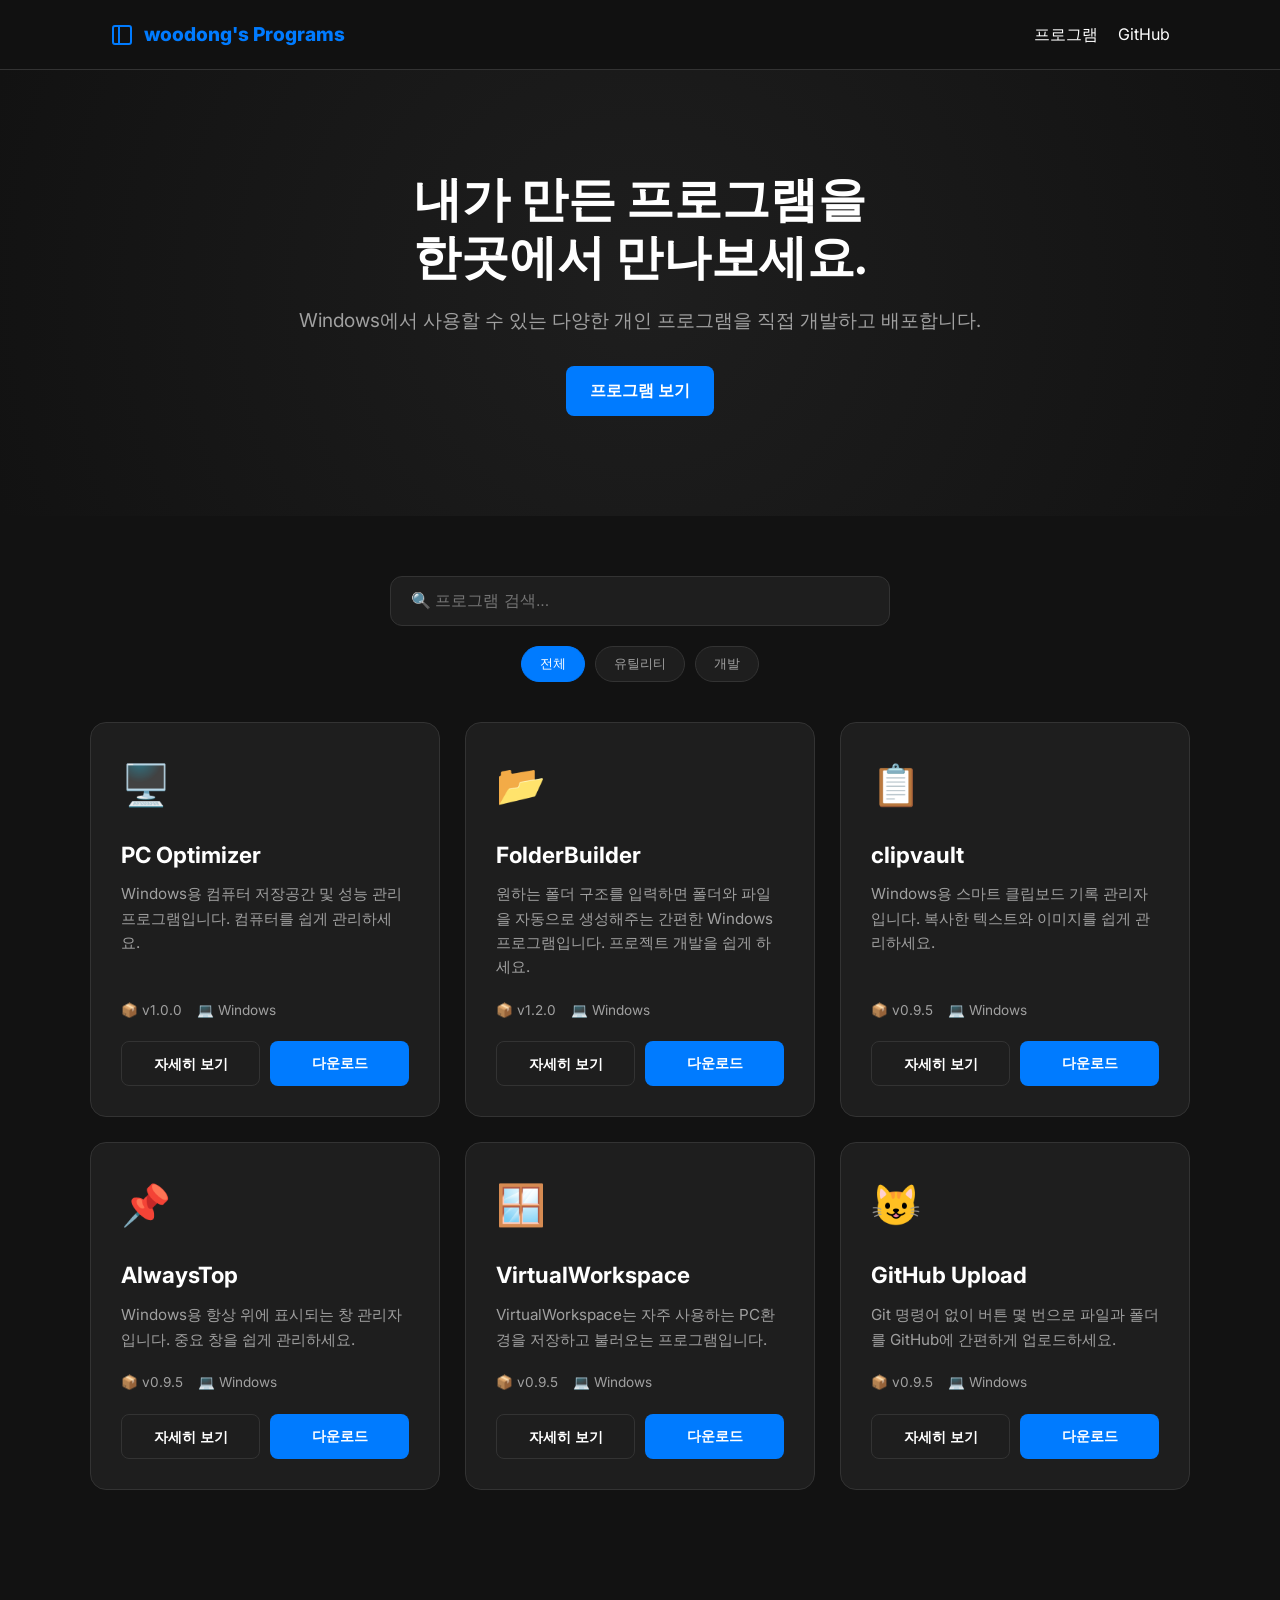
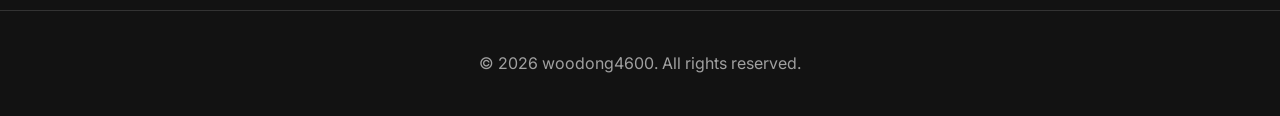
<file: index.html>
<!DOCTYPE html>
<html lang="ko">
<head>
    <meta charset="UTF-8">
    <meta name="viewport" content="width=device-width, initial-scale=1.0">
    <title>My Programs - 개인 개발자 소프트웨어</title>
    <meta name="description" content="내가 개발한 다양한 Windows 프로그램을 소개하고 배포하는 사이트입니다.">
    <link rel="stylesheet" href="css/style.css">
    <!-- Google Fonts -->
    <link href="https://fonts.googleapis.com/css2?family=Inter:wght@400;600;800&display=swap" rel="stylesheet">
</head>
<body>
    <!-- 상단 네비게이션 -->
    <nav class="navbar">
        <div class="container">
            <a href="index.html" class="logo">
                <svg width="24" height="24" viewBox="0 0 24 24" fill="none" stroke="currentColor" stroke-width="2" stroke-linecap="round" stroke-linejoin="round"><rect x="3" y="3" width="18" height="18" rx="2" ry="2"></rect><line x1="9" y1="3" x2="9" y2="21"></line></svg>
                <span id="site-name-nav">My Programs</span>
            </a>
            <div class="nav-links">
                <a href="#program-section">프로그램</a>
                <a href="#" id="github-link" target="_blank">GitHub</a>
            </div>
        </div>
    </nav>

    <!-- Hero 영역 -->
    <header class="hero">
        <div class="container">
            <h1 class="fade-in">내가 만든 프로그램을<br>한곳에서 만나보세요.</h1>
            <p class="fade-in delay-1">Windows에서 사용할 수 있는 다양한 개인 프로그램을 직접 개발하고 배포합니다.</p>
            <div class="hero-btns fade-in delay-2">
                <a href="#program-section" class="btn btn-primary">프로그램 보기</a>
            </div>
        </div>
    </header>

    <!-- 프로그램 섹션 -->
    <main id="program-section" class="container section">
        <div class="controls">
            <!-- 검색바 -->
            <div class="search-box">
                <input type="text" id="search-input" placeholder="🔍 프로그램 검색...">
            </div>
            <!-- 카테고리 필터 -->
            <div class="filter-group" id="category-filters">
                <button class="filter-btn active" data-category="all">전체</button>
                <!-- JS에서 카테고리 자동 생성 -->
            </div>
        </div>

        <!-- 프로그램 카드 그리드 -->
        <div id="program-grid" class="program-grid">
            <!-- JS에서 프로그램 카드 자동 생성 -->
        </div>

        <!-- 결과 없음 메시지 -->
        <div id="no-results" class="no-results hidden">
            <p>검색 결과가 없습니다.</p>
        </div>
    </main>

    <footer class="footer">
        <div class="container">
            <p>&copy; <span id="current-year"></span> <span id="site-author">YourName</span>. All rights reserved.</p>
        </div>
    </footer>

    <script src="js/app.js"></script>
</body>
</html>
</file>
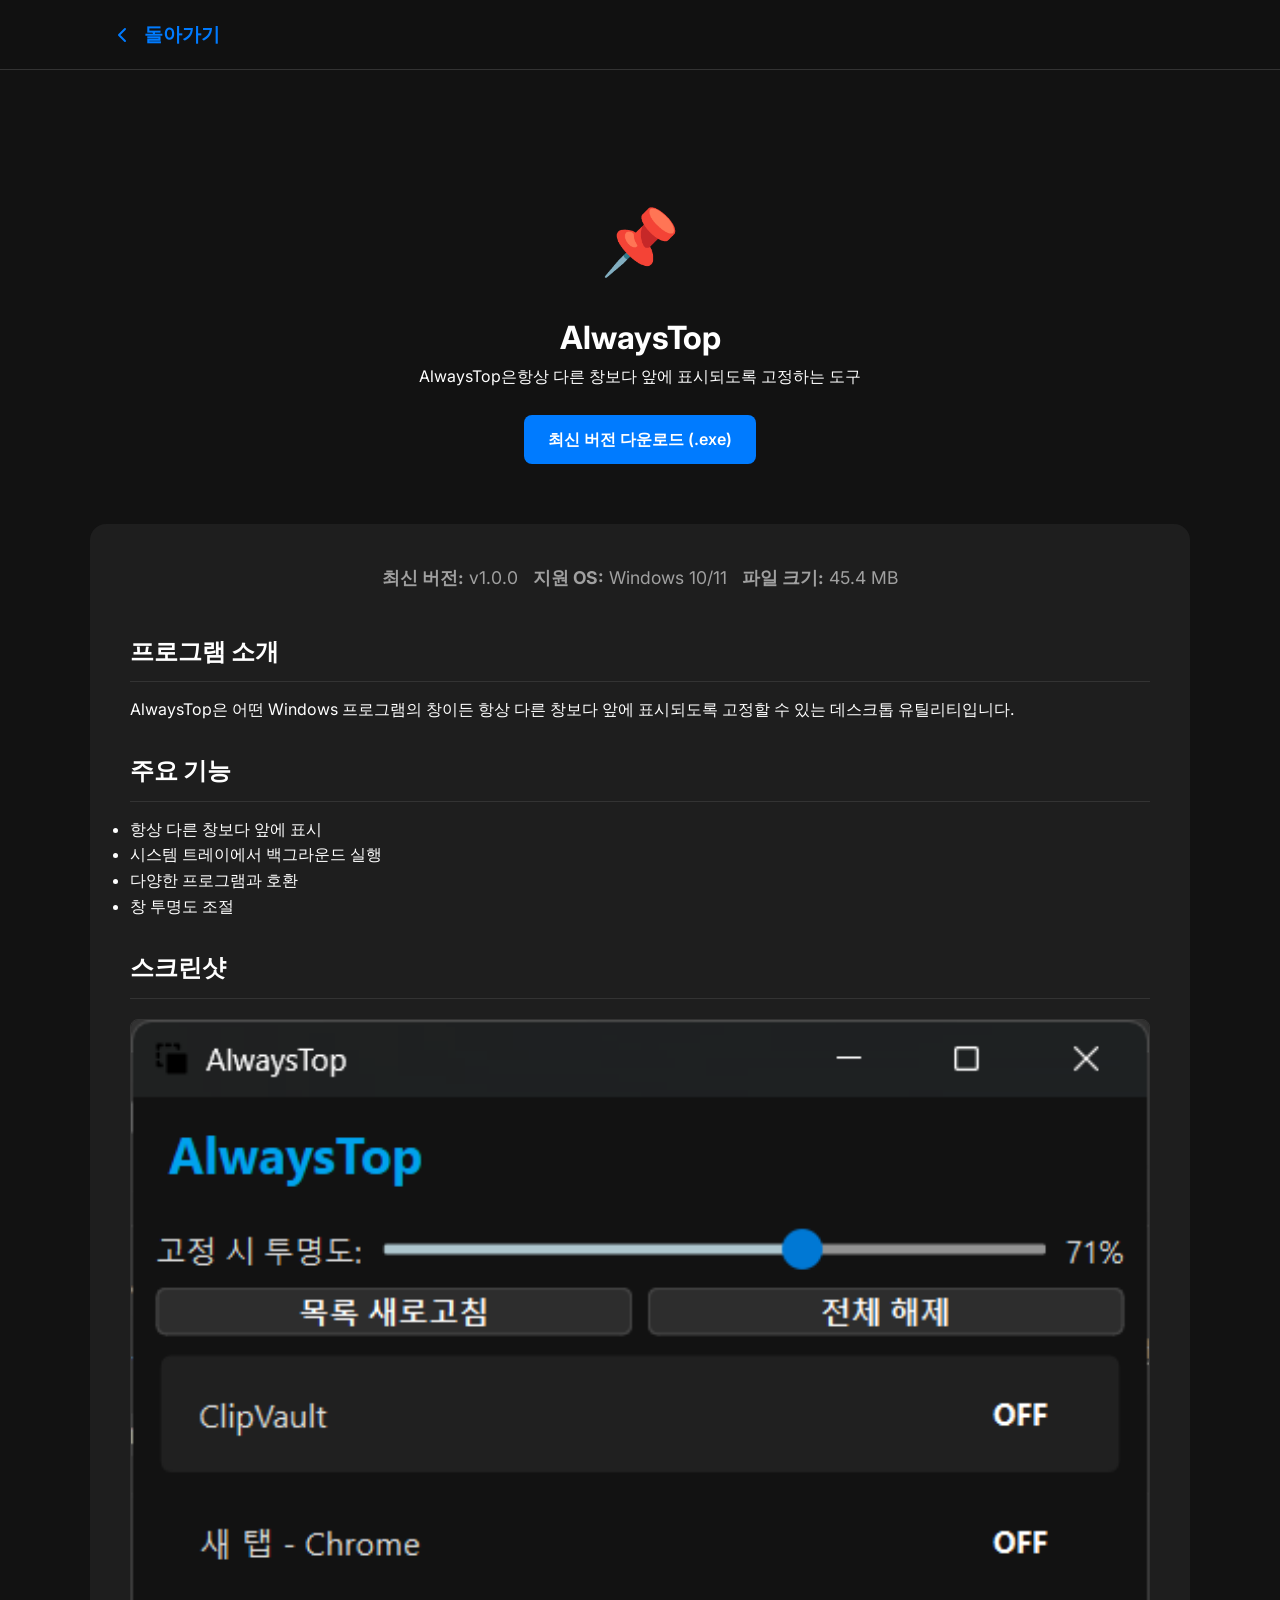
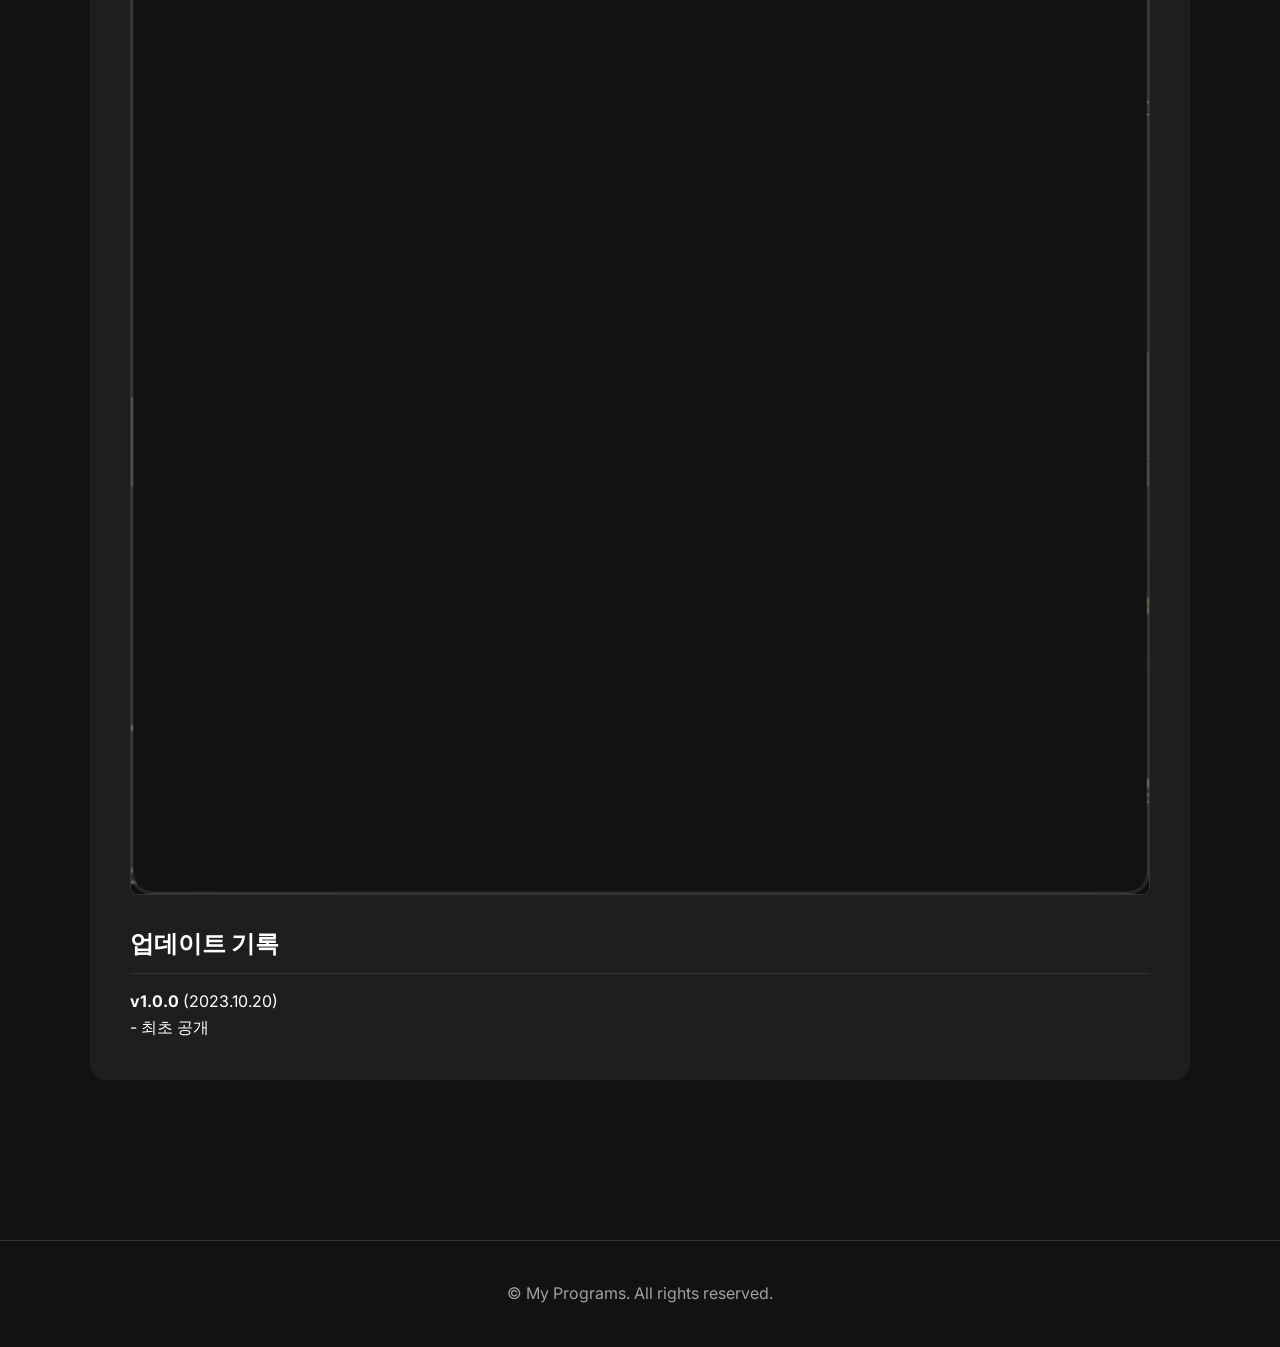
<file: programs/AlwaysTop.html>
<!DOCTYPE html>
<html lang="ko">
<head>
    <meta charset="UTF-8">
    <meta name="viewport" content="width=device-width, initial-scale=1.0">
    <title>AlwaysTop - My Programs</title>
    <link rel="stylesheet" href="../css/style.css">
    <link href="https://fonts.googleapis.com/css2?family=Inter:wght@400;600;800&display=swap" rel="stylesheet">
</head>
<body>
    <nav class="navbar">
        <div class="container">
            <a href="../index.html" class="logo">
                <svg width="24" height="24" viewBox="0 0 24 24" fill="none" stroke="currentColor" stroke-width="2" stroke-linecap="round" stroke-linejoin="round"><polyline points="15 18 9 12 15 6"></polyline></svg>
                <span>돌아가기</span>
            </a>
        </div>
    </nav>

    <div class="container section fade-in">
        <header class="detail-header">
            <div class="detail-icon">📌</div>
            <h1>AlwaysTop</h1>
            <p>AlwaysTop은항상 다른 창보다 앞에 표시되도록 고정하는 도구</p>
            <br>
            <a href="https://github.com/woodong4600/AlwaysTop/raw/refs/heads/main/AlwaysTopSetup.exe" class="btn btn-primary btn-lg">최신 버전 다운로드 (.exe)</a>
        </header>

        <main class="detail-content">
            <div class="card-meta" style="justify-content: center; font-size: 1.1rem; margin-bottom: 40px;">
                <span><strong>최신 버전:</strong> v1.0.0</span>
                <span><strong>지원 OS:</strong> Windows 10/11</span>
                <span><strong>파일 크기:</strong> 45.4 MB</span>
            </div>

            <h2>프로그램 소개</h2>
            <p>AlwaysTop은 어떤 Windows 프로그램의 창이든 항상 다른 창보다 앞에 표시되도록 고정할 수 있는 데스크톱 유틸리티입니다.</p>

            <h2>주요 기능</h2>
            <ul>
                <li>항상 다른 창보다 앞에 표시</li>
                <li>시스템 트레이에서 백그라운드 실행</li>
                <li>다양한 프로그램과 호환</li>
                <li>창 투명도 조절</li>
            </ul>

            <h2>스크린샷</h2>
            <div class="screenshot-grid">
                <!-- 이미지 파일이 있다면 assets/screenshots/ 에 넣고 연결하세요 -->
                <img src="../assets\screenshots\AlwaysTop\스크린샷 2026-09-07 172548.png" alt="메인 화면 스크린샷">
            </div>

            <h2>업데이트 기록</h2>
            <p><strong>v1.0.0</strong> (2023.10.20)<br>- 최초 공개</p>
        </main>
    </div>

    <footer class="footer">
        <div class="container">
            <p>&copy; My Programs. All rights reserved.</p>
        </div>
    </footer>
</body>
</html>
</file>
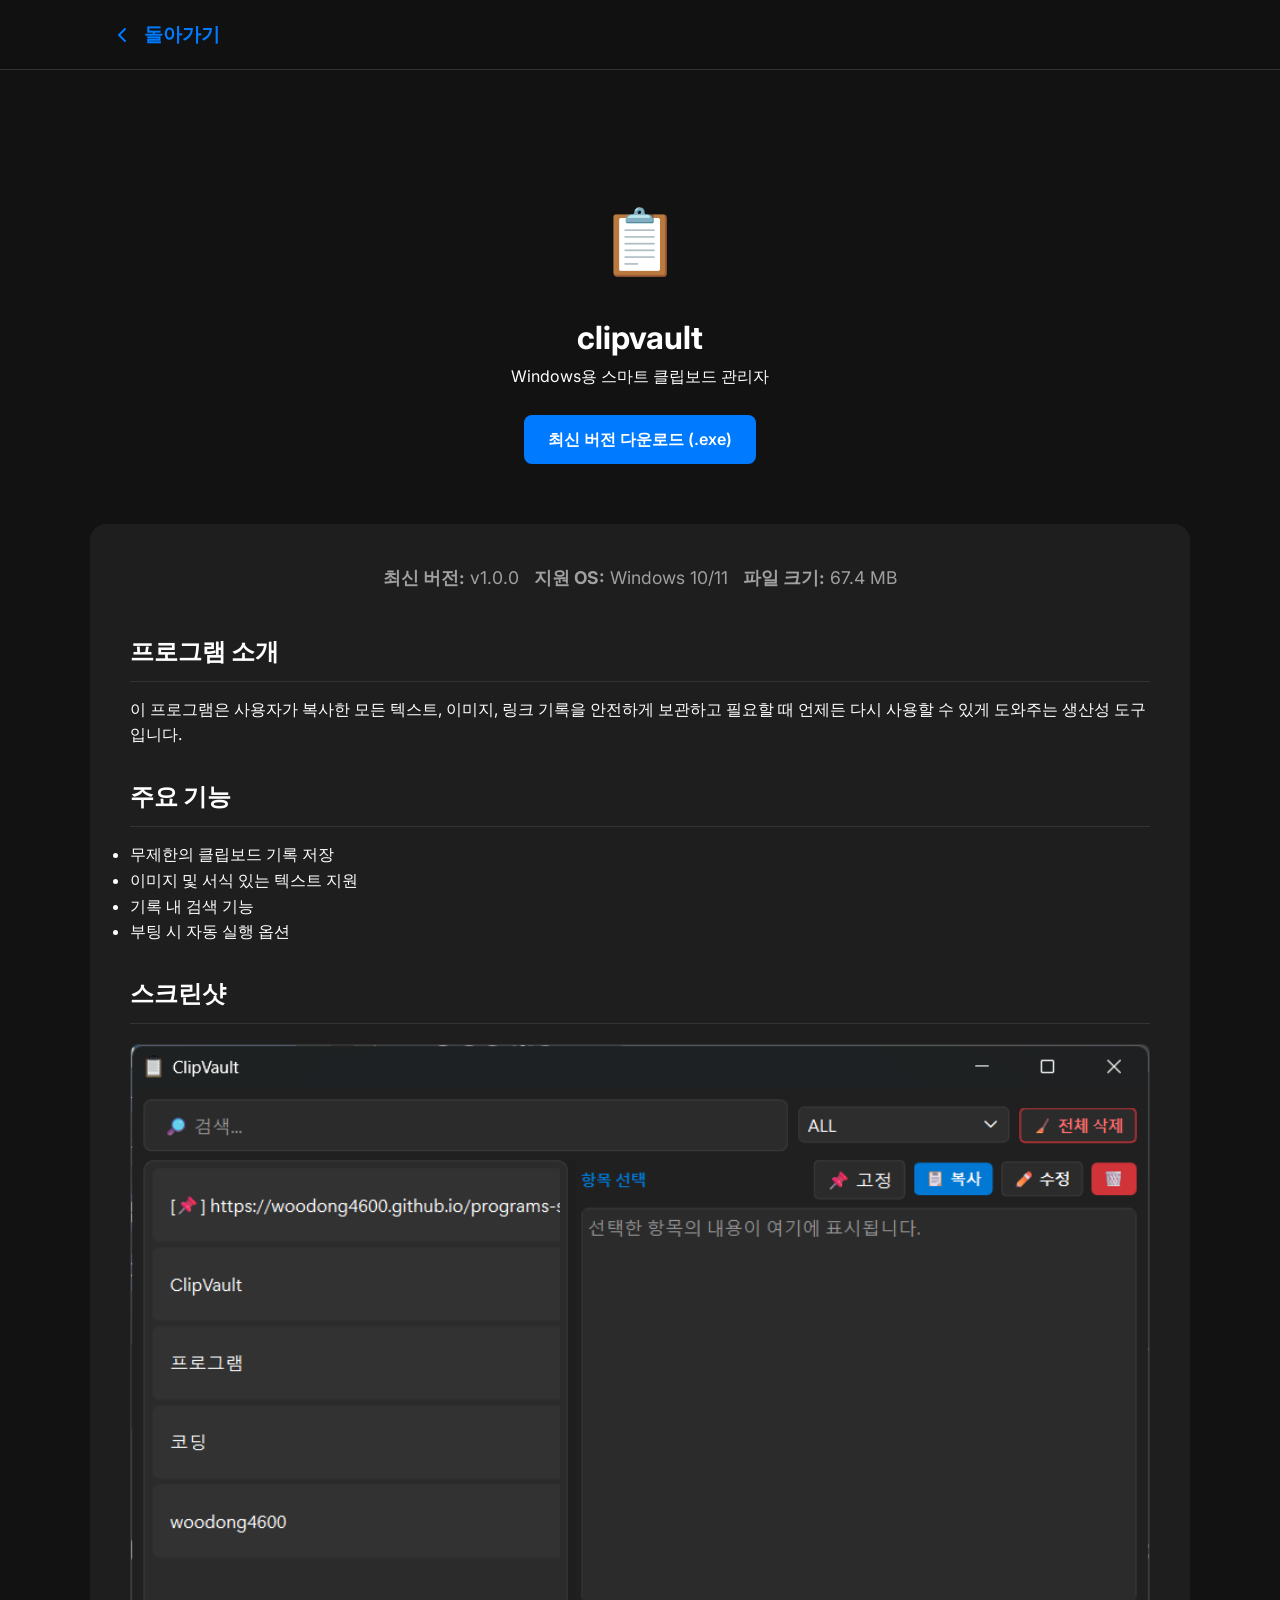
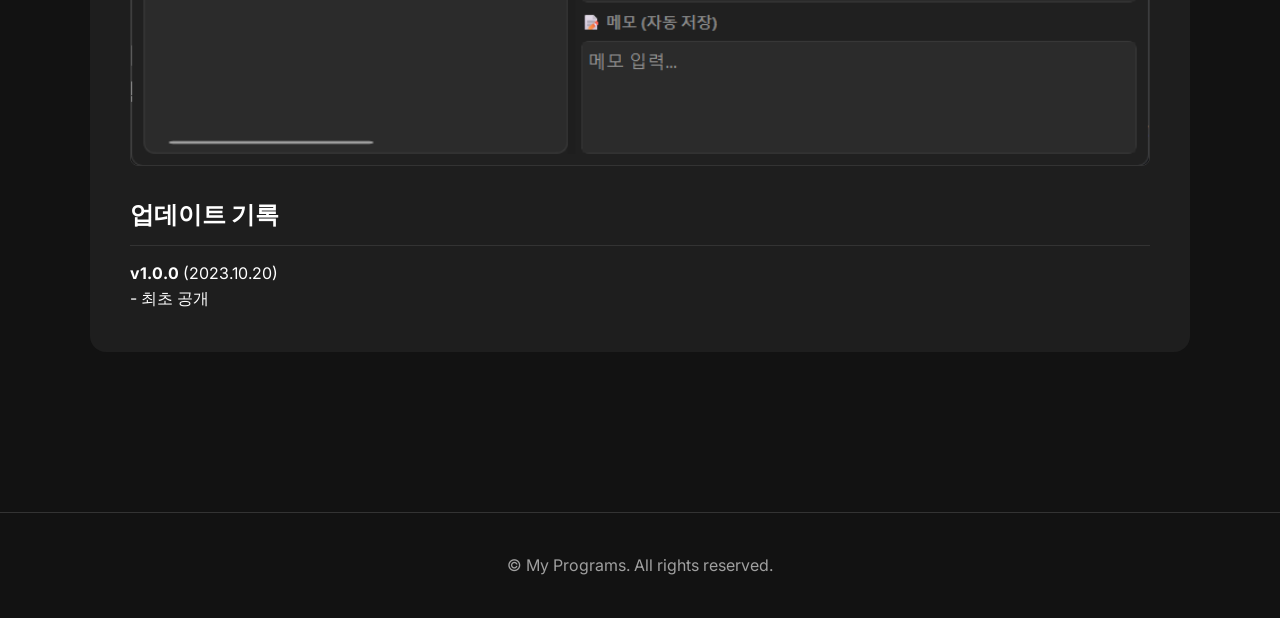
<file: programs/clipvault.html>
<!DOCTYPE html>
<html lang="ko">
<head>
    <meta charset="UTF-8">
    <meta name="viewport" content="width=device-width, initial-scale=1.0">
    <title>Smart Clipboard - My Programs</title>
    <link rel="stylesheet" href="../css/style.css">
    <link href="https://fonts.googleapis.com/css2?family=Inter:wght@400;600;800&display=swap" rel="stylesheet">
</head>
<body>
    <nav class="navbar">
        <div class="container">
            <a href="../index.html" class="logo">
                <svg width="24" height="24" viewBox="0 0 24 24" fill="none" stroke="currentColor" stroke-width="2" stroke-linecap="round" stroke-linejoin="round"><polyline points="15 18 9 12 15 6"></polyline></svg>
                <span>돌아가기</span>
            </a>
        </div>
    </nav>

    <div class="container section fade-in">
        <header class="detail-header">
            <div class="detail-icon">📋</div>
            <h1>clipvault</h1>
            <p>Windows용 스마트 클립보드 관리자</p>
            <br>
            <a href="https://github.com/woodong4600/Clipvault/raw/refs/heads/main/ClipvaultSetup.exe" class="btn btn-primary btn-lg">최신 버전 다운로드 (.exe)</a>
        </header>

        <main class="detail-content">
            <div class="card-meta" style="justify-content: center; font-size: 1.1rem; margin-bottom: 40px;">
                <span><strong>최신 버전:</strong> v1.0.0</span>
                <span><strong>지원 OS:</strong> Windows 10/11</span>
                <span><strong>파일 크기:</strong> 67.4 MB</span>
            </div>

            <h2>프로그램 소개</h2>
            <p>이 프로그램은 사용자가 복사한 모든 텍스트, 이미지, 링크 기록을 안전하게 보관하고 필요할 때 언제든 다시 사용할 수 있게 도와주는 생산성 도구입니다.</p>

            <h2>주요 기능</h2>
            <ul>
                <li>무제한의 클립보드 기록 저장</li>
                <li>이미지 및 서식 있는 텍스트 지원</li>
                <li>기록 내 검색 기능</li>
                <li>부팅 시 자동 실행 옵션</li>
            </ul>

            <h2>스크린샷</h2>
            <div class="screenshot-grid">
                <img src="../assets/screenshots/clipvault/스크린샷 2026-08-12 164204.png" alt="메인 화면 스크린샷">
            </div>

            <h2>업데이트 기록</h2>
            <p><strong>v1.0.0</strong> (2023.10.20)<br>- 최초 공개</p>
        </main>
    </div>

    <footer class="footer">
        <div class="container">
            <p>&copy; My Programs. All rights reserved.</p>
        </div>
    </footer>
</body>
</html>
</file>
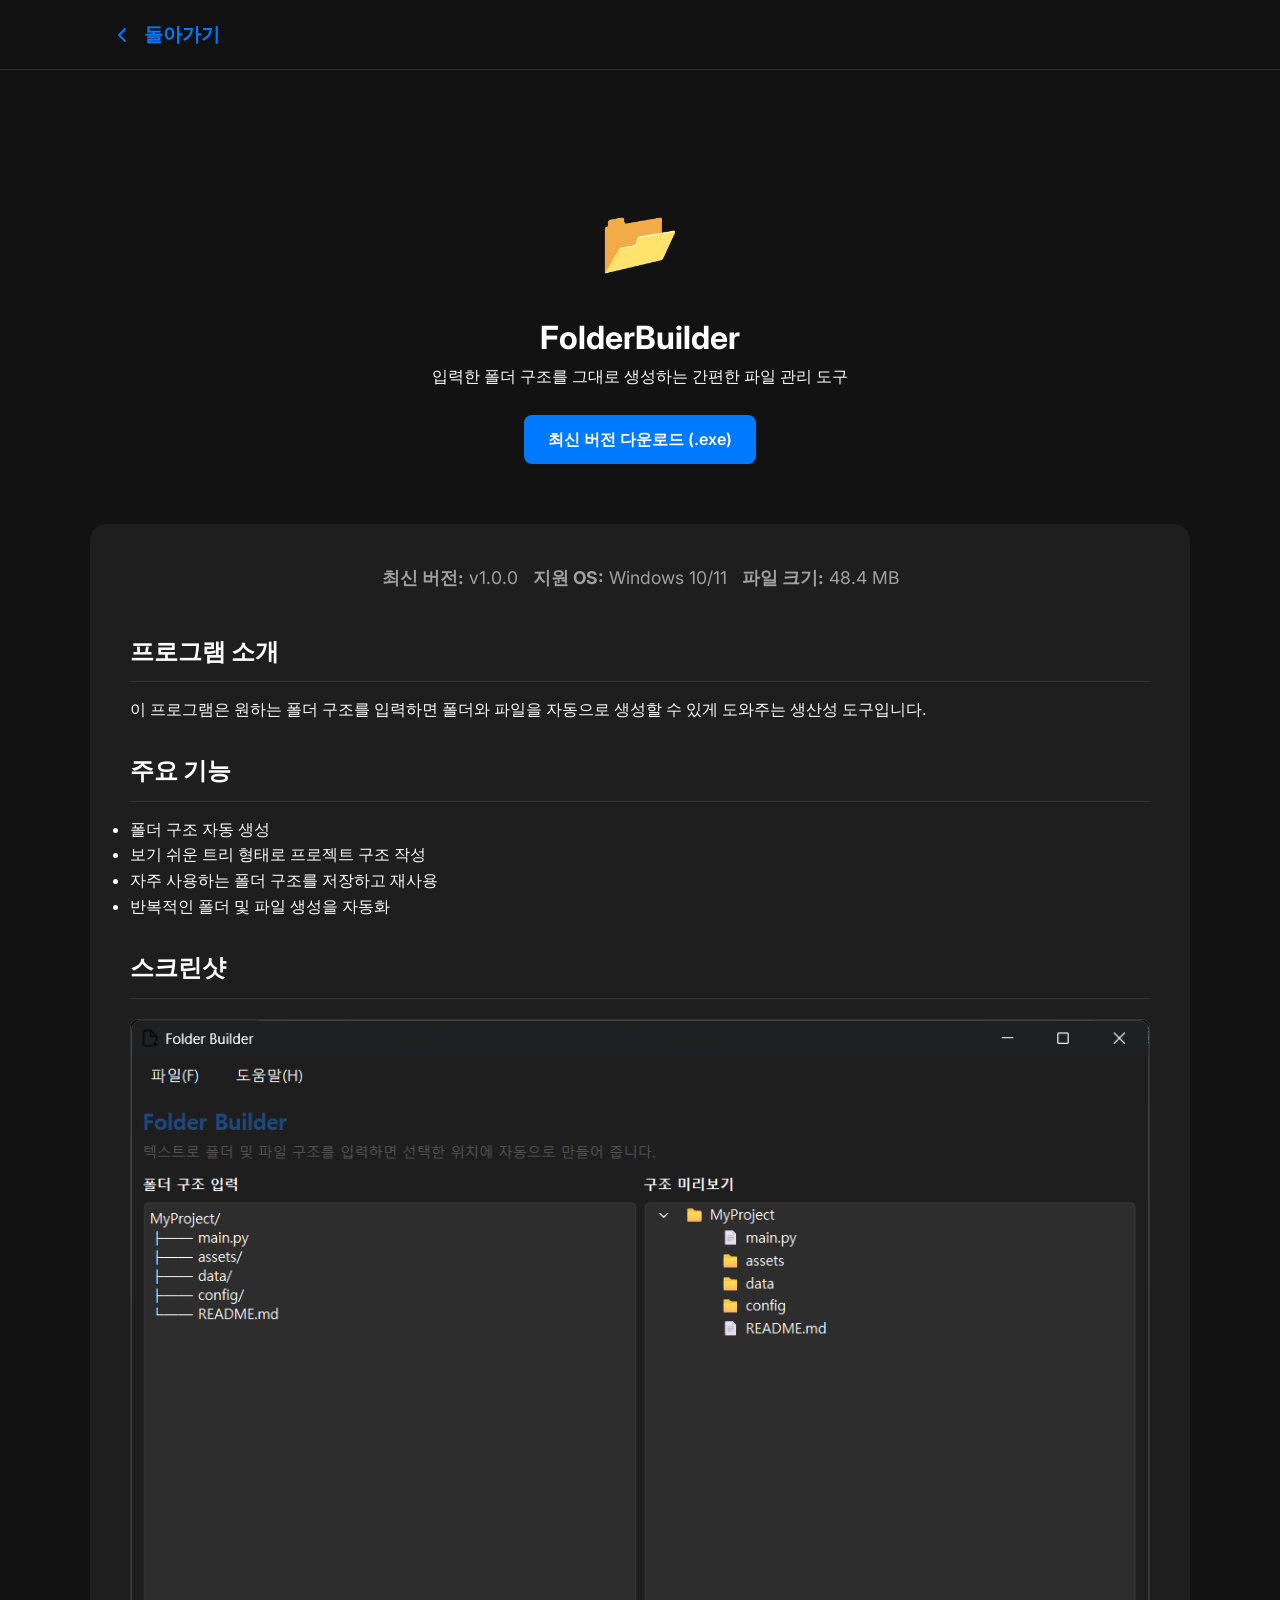
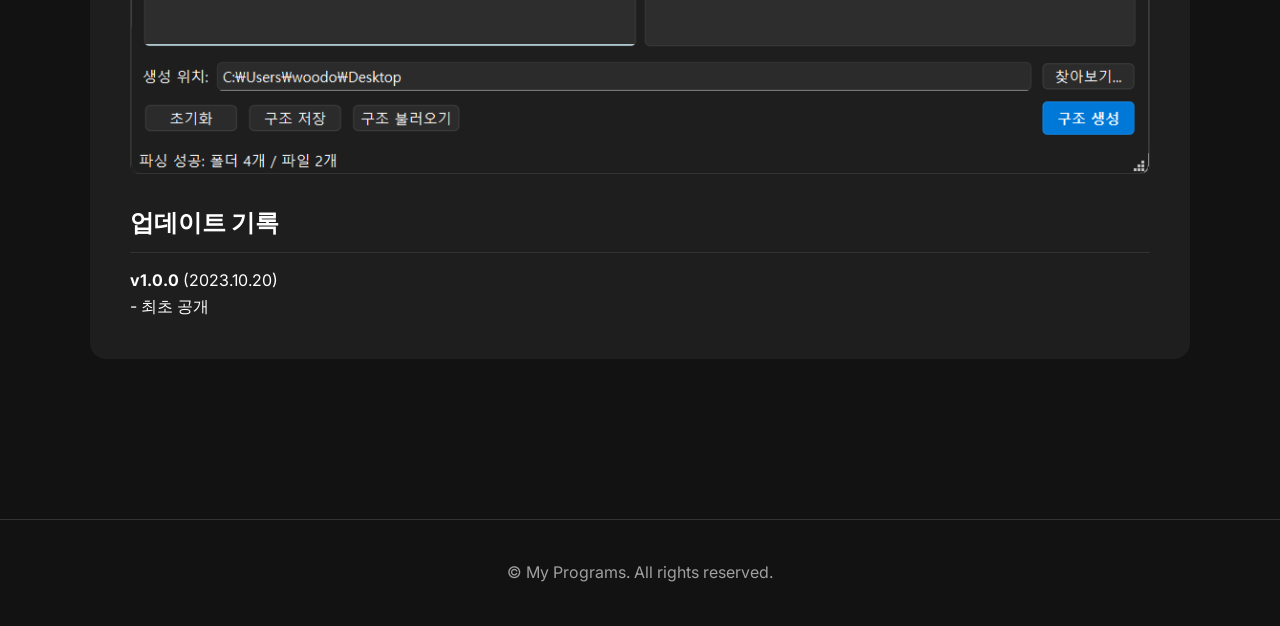
<file: programs/FolderBuilder.html>
<!DOCTYPE html>
<html lang="ko">
<head>
    <meta charset="UTF-8">
    <meta name="viewport" content="width=device-width, initial-scale=1.0">
    <title>FolderBuilder - My Programs</title>
    <link rel="stylesheet" href="../css/style.css">
    <link href="https://fonts.googleapis.com/css2?family=Inter:wght@400;600;800&display=swap" rel="stylesheet">
</head>
<body>
    <nav class="navbar">
        <div class="container">
            <a href="../index.html" class="logo">
                <svg width="24" height="24" viewBox="0 0 24 24" fill="none" stroke="currentColor" stroke-width="2" stroke-linecap="round" stroke-linejoin="round"><polyline points="15 18 9 12 15 6"></polyline></svg>
                <span>돌아가기</span>
            </a>
        </div>
    </nav>

    <div class="container section fade-in">
        <header class="detail-header">
            <div class="detail-icon">📂</div>
            <h1>FolderBuilder</h1>
            <p>입력한 폴더 구조를 그대로 생성하는 간편한 파일 관리 도구</p>
            <br>
            <a href="https://github.com/woodong4600/FolderBuilder/raw/refs/heads/main/FolderBuilderSetup.exe" class="btn btn-primary btn-lg">최신 버전 다운로드 (.exe)</a>
        </header>

        <main class="detail-content">
            <div class="card-meta" style="justify-content: center; font-size: 1.1rem; margin-bottom: 40px;">
                <span><strong>최신 버전:</strong> v1.0.0</span>
                <span><strong>지원 OS:</strong> Windows 10/11</span>
                <span><strong>파일 크기:</strong> 48.4 MB</span>
            </div>

            <h2>프로그램 소개</h2>
            <p>이 프로그램은 원하는 폴더 구조를 입력하면 폴더와 파일을 자동으로 생성할 수 있게 도와주는 생산성 도구입니다.</p>

            <h2>주요 기능</h2>
            <ul>
                <li>폴더 구조 자동 생성</li>
                <li>보기 쉬운 트리 형태로 프로젝트 구조 작성</li>
                <li>자주 사용하는 폴더 구조를 저장하고 재사용</li>
                <li>반복적인 폴더 및 파일 생성을 자동화</li>
            </ul>

            <h2>스크린샷</h2>
            <div class="screenshot-grid">
                <img src="../assets/screenshots/FolderBuilder/스크린샷 2026-08-12 163210.png" alt="메인 화면 스크린샷">
            </div>

            <h2>업데이트 기록</h2>
            <p><strong>v1.0.0</strong> (2023.10.20)<br>- 최초 공개</p>
        </main>
    </div>

    <footer class="footer">
        <div class="container">
            <p>&copy; My Programs. All rights reserved.</p>
        </div>
    </footer>
</body>
</html>
</file>
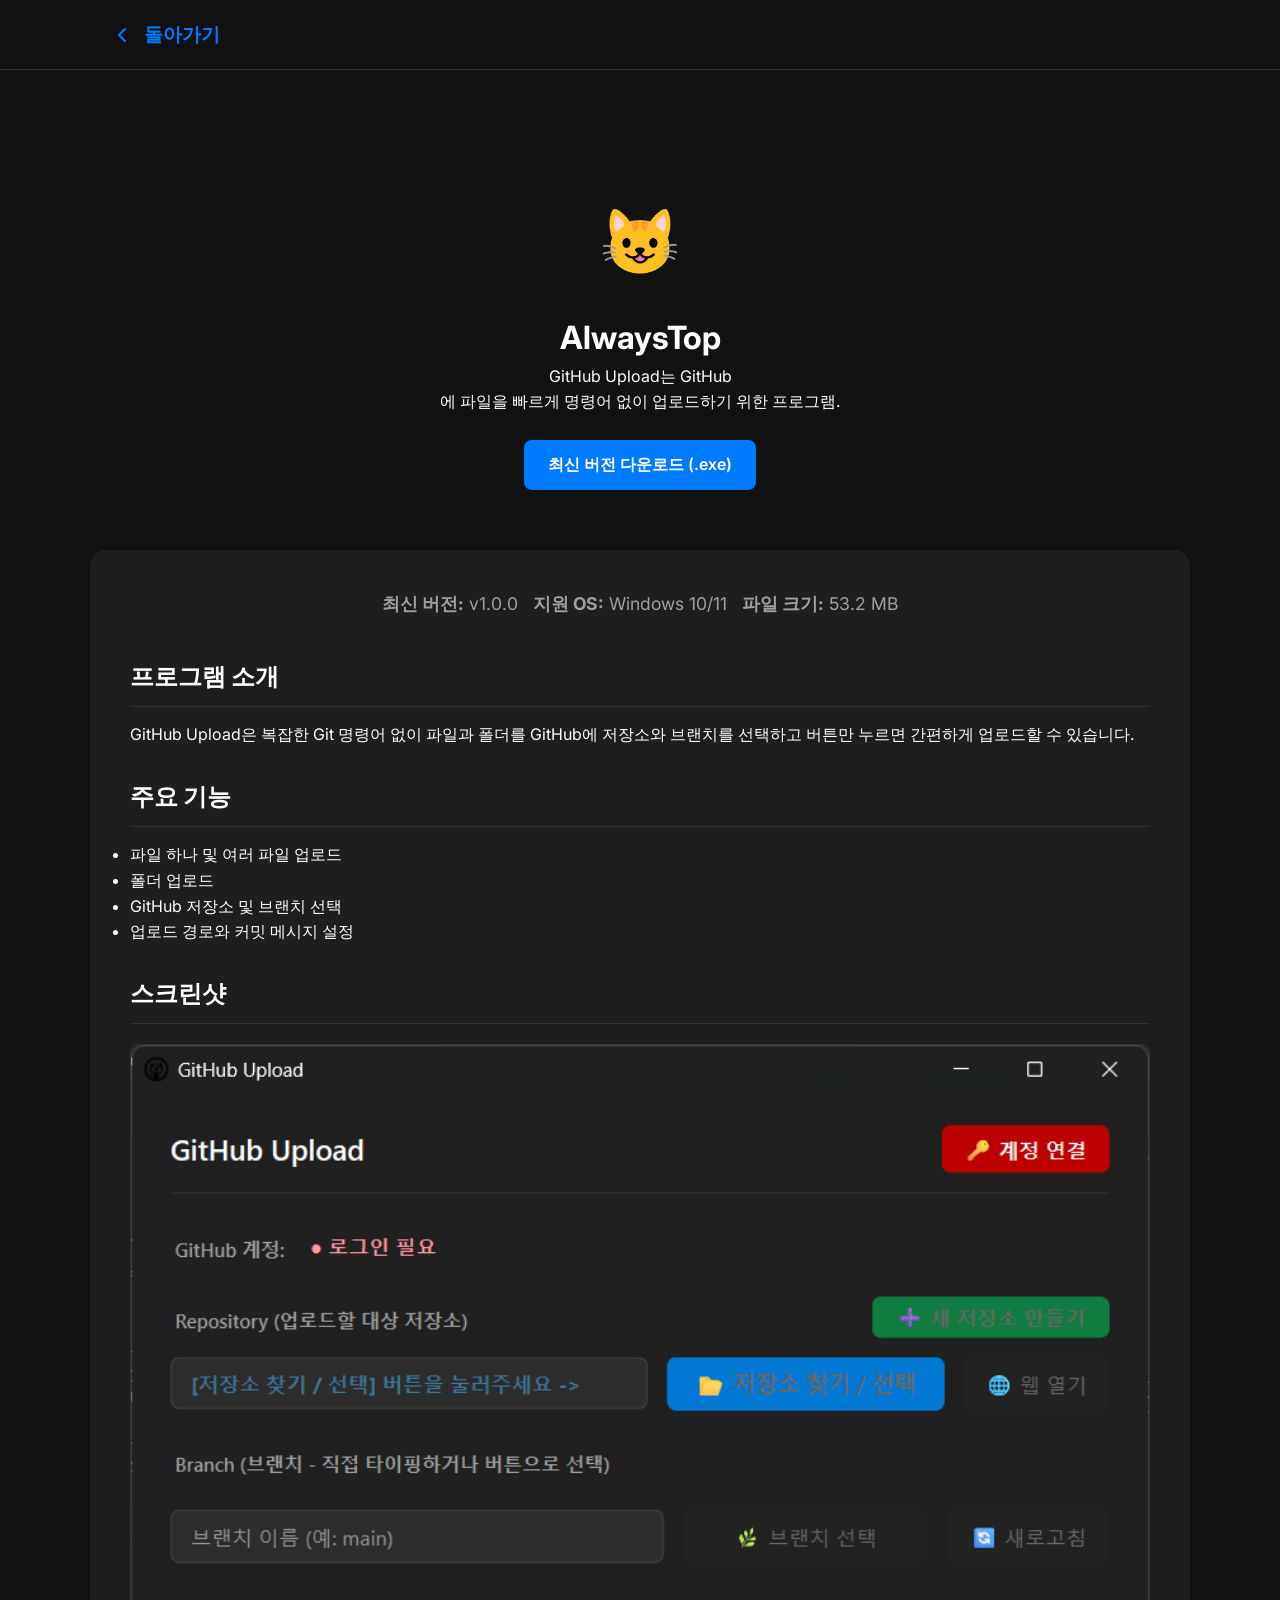
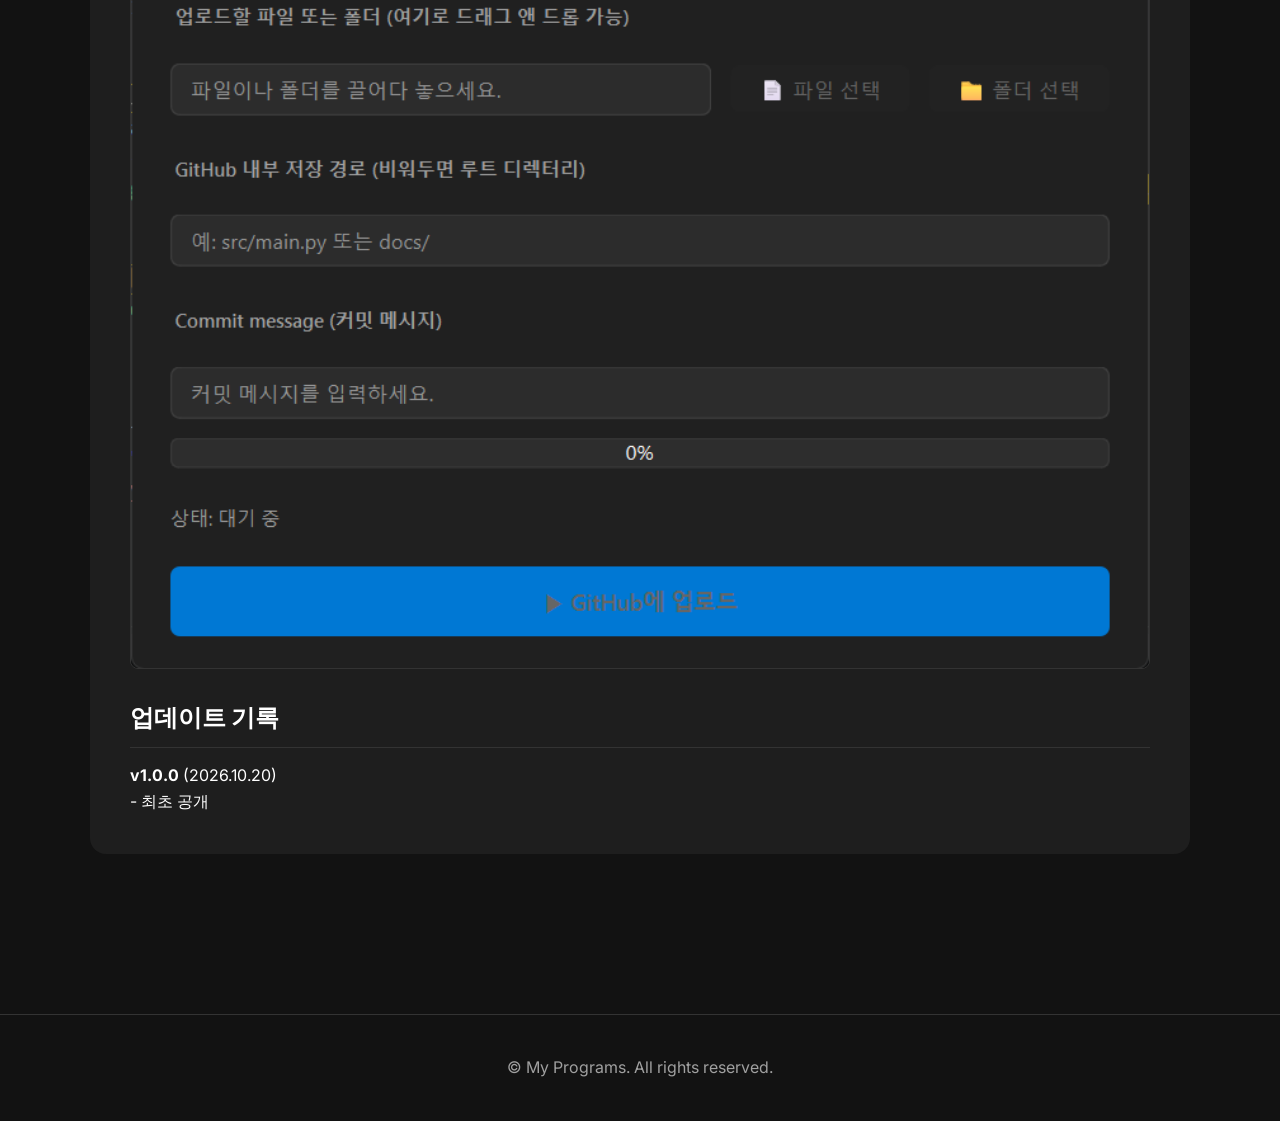
<file: programs/GitHubUpload.html>
<!DOCTYPE html>
<html lang="ko">
<head>
    <meta charset="UTF-8">
    <meta name="viewport" content="width=device-width, initial-scale=1.0">
    <title>AlwaysTop - My Programs</title>
    <link rel="stylesheet" href="../css/style.css">
    <link href="https://fonts.googleapis.com/css2?family=Inter:wght@400;600;800&display=swap" rel="stylesheet">
</head>
<body>
    <nav class="navbar">
        <div class="container">
            <a href="../index.html" class="logo">
                <svg width="24" height="24" viewBox="0 0 24 24" fill="none" stroke="currentColor" stroke-width="2" stroke-linecap="round" stroke-linejoin="round"><polyline points="15 18 9 12 15 6"></polyline></svg>
                <span>돌아가기</span>
            </a>
        </div>
    </nav>

    <div class="container section fade-in">
        <header class="detail-header">
            <div class="detail-icon">😺</div>
            <h1>AlwaysTop</h1>
            <p>GitHub Upload는 GitHub</p>에 파일을 빠르게 명령어 없이 업로드하기 위한 프로그램.</p>
            <br>
            <a href="https://github.com/woodong4600/GitHubUpload/raw/refs/heads/main/GitHub%20Upload%20Setup.exe" class="btn btn-primary btn-lg">최신 버전 다운로드 (.exe)</a>
        </header>

        <main class="detail-content">
            <div class="card-meta" style="justify-content: center; font-size: 1.1rem; margin-bottom: 40px;">
                <span><strong>최신 버전:</strong> v1.0.0</span>
                <span><strong>지원 OS:</strong> Windows 10/11</span>
                <span><strong>파일 크기:</strong> 53.2 MB</span>
            </div>

            <h2>프로그램 소개</h2>
            <p>GitHub Upload은 복잡한 Git 명령어 없이 파일과 폴더를 GitHub에 저장소와 브랜치를 선택하고 버튼만 누르면 간편하게 업로드할 수 있습니다.</p>

            <h2>주요 기능</h2>
            <ul>
                <li>파일 하나 및 여러 파일 업로드</li>
                <li>폴더 업로드</li>
                <li>GitHub 저장소 및 브랜치 선택</li>
                <li>업로드 경로와 커밋 메시지 설정</li>
            </ul>

            <h2>스크린샷</h2>
            <div class="screenshot-grid">
                <!-- 이미지 파일이 있다면 assets/screenshots/ 에 넣고 연결하세요 -->
                <img src="../assets\screenshots\GitHubUpload\스크린샷 2026-10-11 005145.png" alt="메인 화면 스크린샷">
            </div>

            <h2>업데이트 기록</h2>
            <p><strong>v1.0.0</strong> (2026.10.20)<br>- 최초 공개</p>
        </main>
    </div>

    <footer class="footer">
        <div class="container">
            <p>&copy; My Programs. All rights reserved.</p>
        </div>
    </footer>
</body>
</html>
</file>
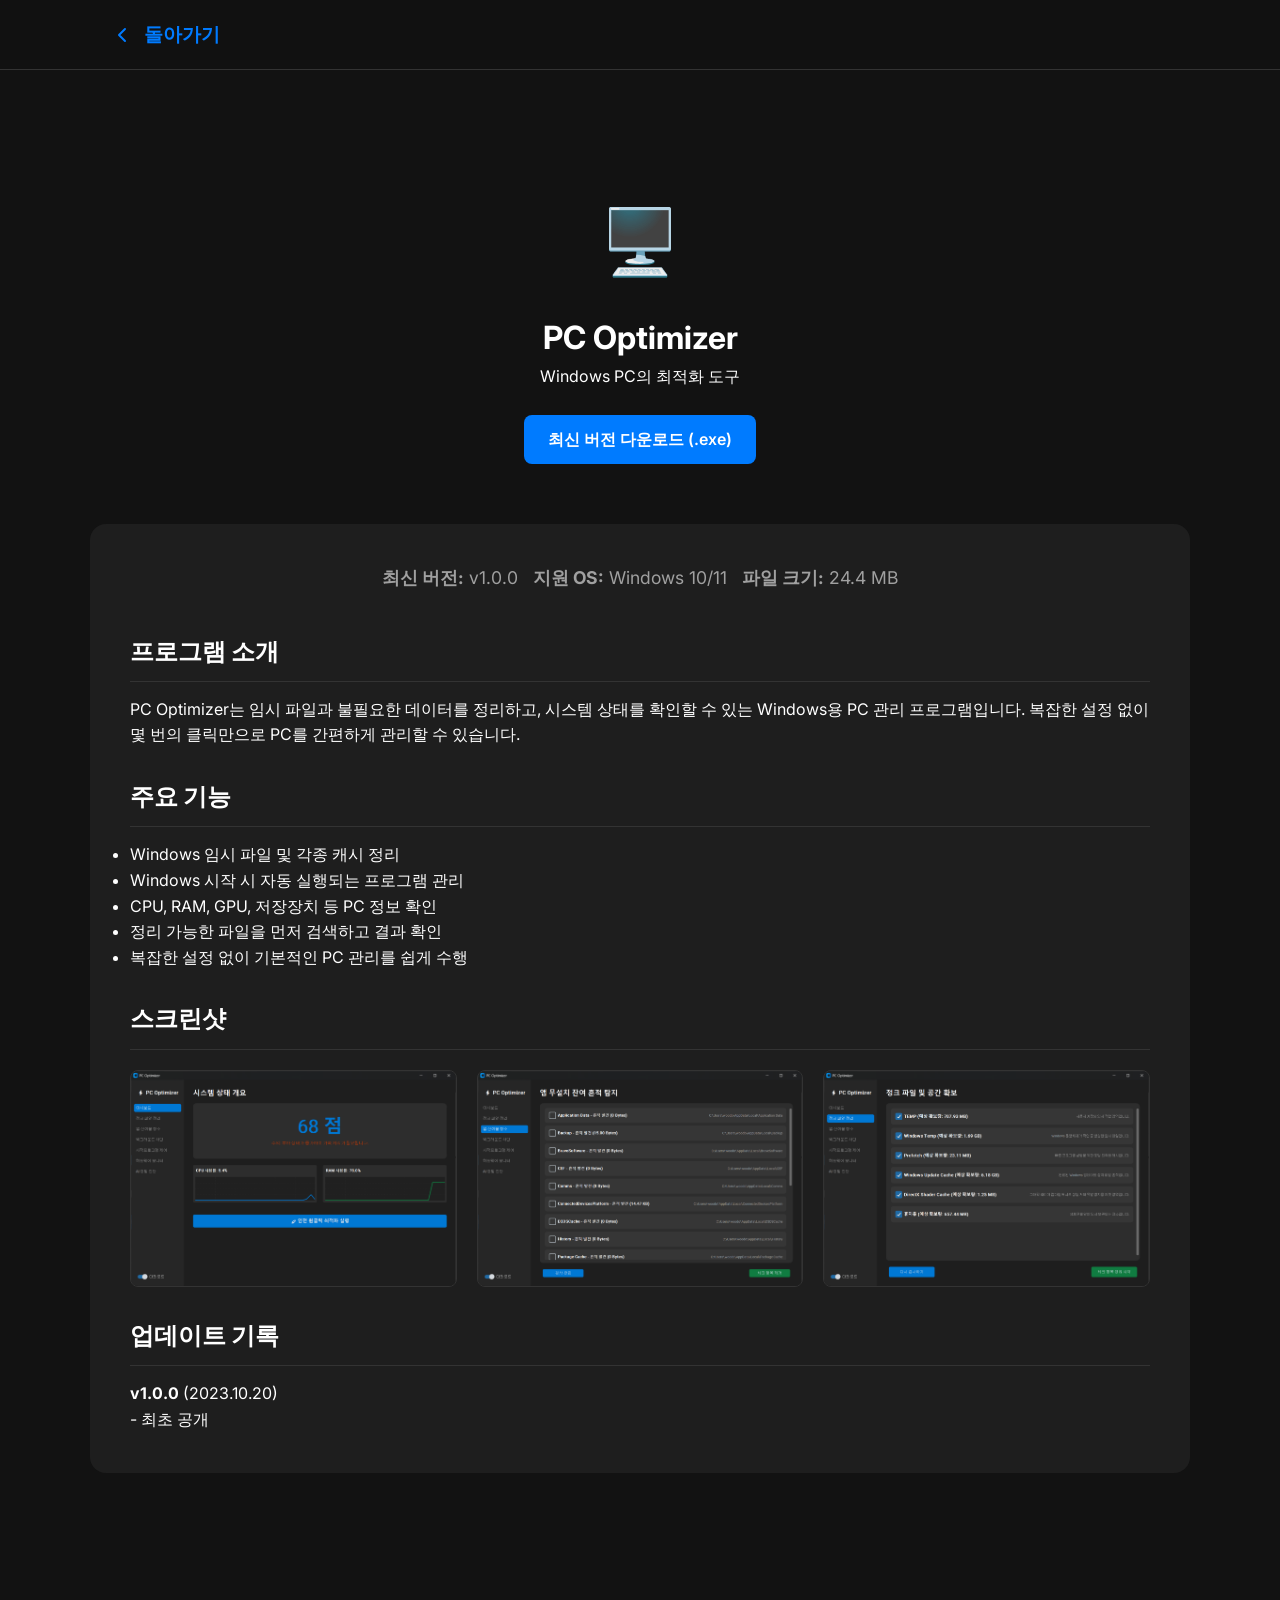
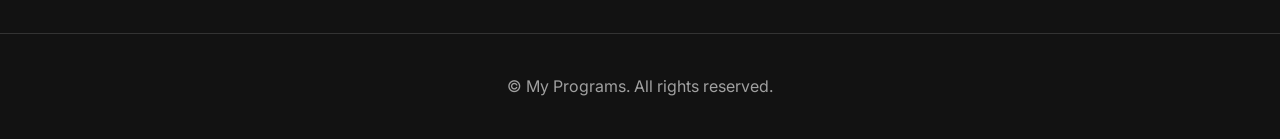
<file: programs/PCOptimizer.html>
<!DOCTYPE html>
<html lang="ko">
<head>
    <meta charset="UTF-8">
    <meta name="viewport" content="width=device-width, initial-scale=1.0">
    <title>PC Optimizer - My Programs</title>
    <link rel="stylesheet" href="../css/style.css">
    <link href="https://fonts.googleapis.com/css2?family=Inter:wght@400;600;800&display=swap" rel="stylesheet">
</head>
<body>
    <nav class="navbar">
        <div class="container">
            <a href="../index.html" class="logo">
                <svg width="24" height="24" viewBox="0 0 24 24" fill="none" stroke="currentColor" stroke-width="2" stroke-linecap="round" stroke-linejoin="round"><polyline points="15 18 9 12 15 6"></polyline></svg>
                <span>돌아가기</span>
            </a>
        </div>
    </nav>

    <div class="container section fade-in">
        <header class="detail-header">
            <div class="detail-icon">🖥️</div>
            <h1>PC Optimizer</h1>
            <p>Windows PC의 최적화 도구</p>
            <br>
            <a href="https://github.com/woodong4600/pc_optimizer/raw/refs/heads/main/PCOptimizerSetup.exe" class="btn btn-primary btn-lg">최신 버전 다운로드 (.exe)</a>
        </header>

        <main class="detail-content">
            <div class="card-meta" style="justify-content: center; font-size: 1.1rem; margin-bottom: 40px;">
                <span><strong>최신 버전:</strong> v1.0.0</span>
                <span><strong>지원 OS:</strong> Windows 10/11</span>
                <span><strong>파일 크기:</strong> 24.4 MB</span>
            </div>

            <h2>프로그램 소개</h2>
            <p>PC Optimizer는 임시 파일과 불필요한 데이터를 정리하고, 시스템 상태를 확인할 수 있는 Windows용 PC 관리 프로그램입니다. 복잡한 설정 없이 몇 번의 클릭만으로 PC를 간편하게 관리할 수 있습니다.</p>

            <h2>주요 기능</h2>
            <ul>
                <li>Windows 임시 파일 및 각종 캐시 정리</li>
                <li>Windows 시작 시 자동 실행되는 프로그램 관리</li>
                <li>CPU, RAM, GPU, 저장장치 등 PC 정보 확인</li>
                <li>정리 가능한 파일을 먼저 검색하고 결과 확인</li>
                <li>복잡한 설정 없이 기본적인 PC 관리를 쉽게 수행</li>
            </ul>

            <h2>스크린샷</h2>
            <div class="screenshot-grid">
                <img src="../assets\screenshots\PC Optimizer\스크린샷 2026-08-12 164840.png"" alt="메인 화면 스크린샷">
                <img src="../assets\screenshots\PC Optimizer\스크린샷 2026-08-12 164855.png" alt="메인 화면 스크린샷">
                <img src="../assets\screenshots\PC Optimizer\스크린샷 2026-08-12 164901.png" alt="메인 화면 스크린샷">
            </div>

            <h2>업데이트 기록</h2>
            <p><strong>v1.0.0</strong> (2023.10.20)<br>- 최초 공개</p>
        </main>
    </div>

    <footer class="footer">
        <div class="container">
            <p>&copy; My Programs. All rights reserved.</p>
        </div>
    </footer>
</body>
</html>
</file>
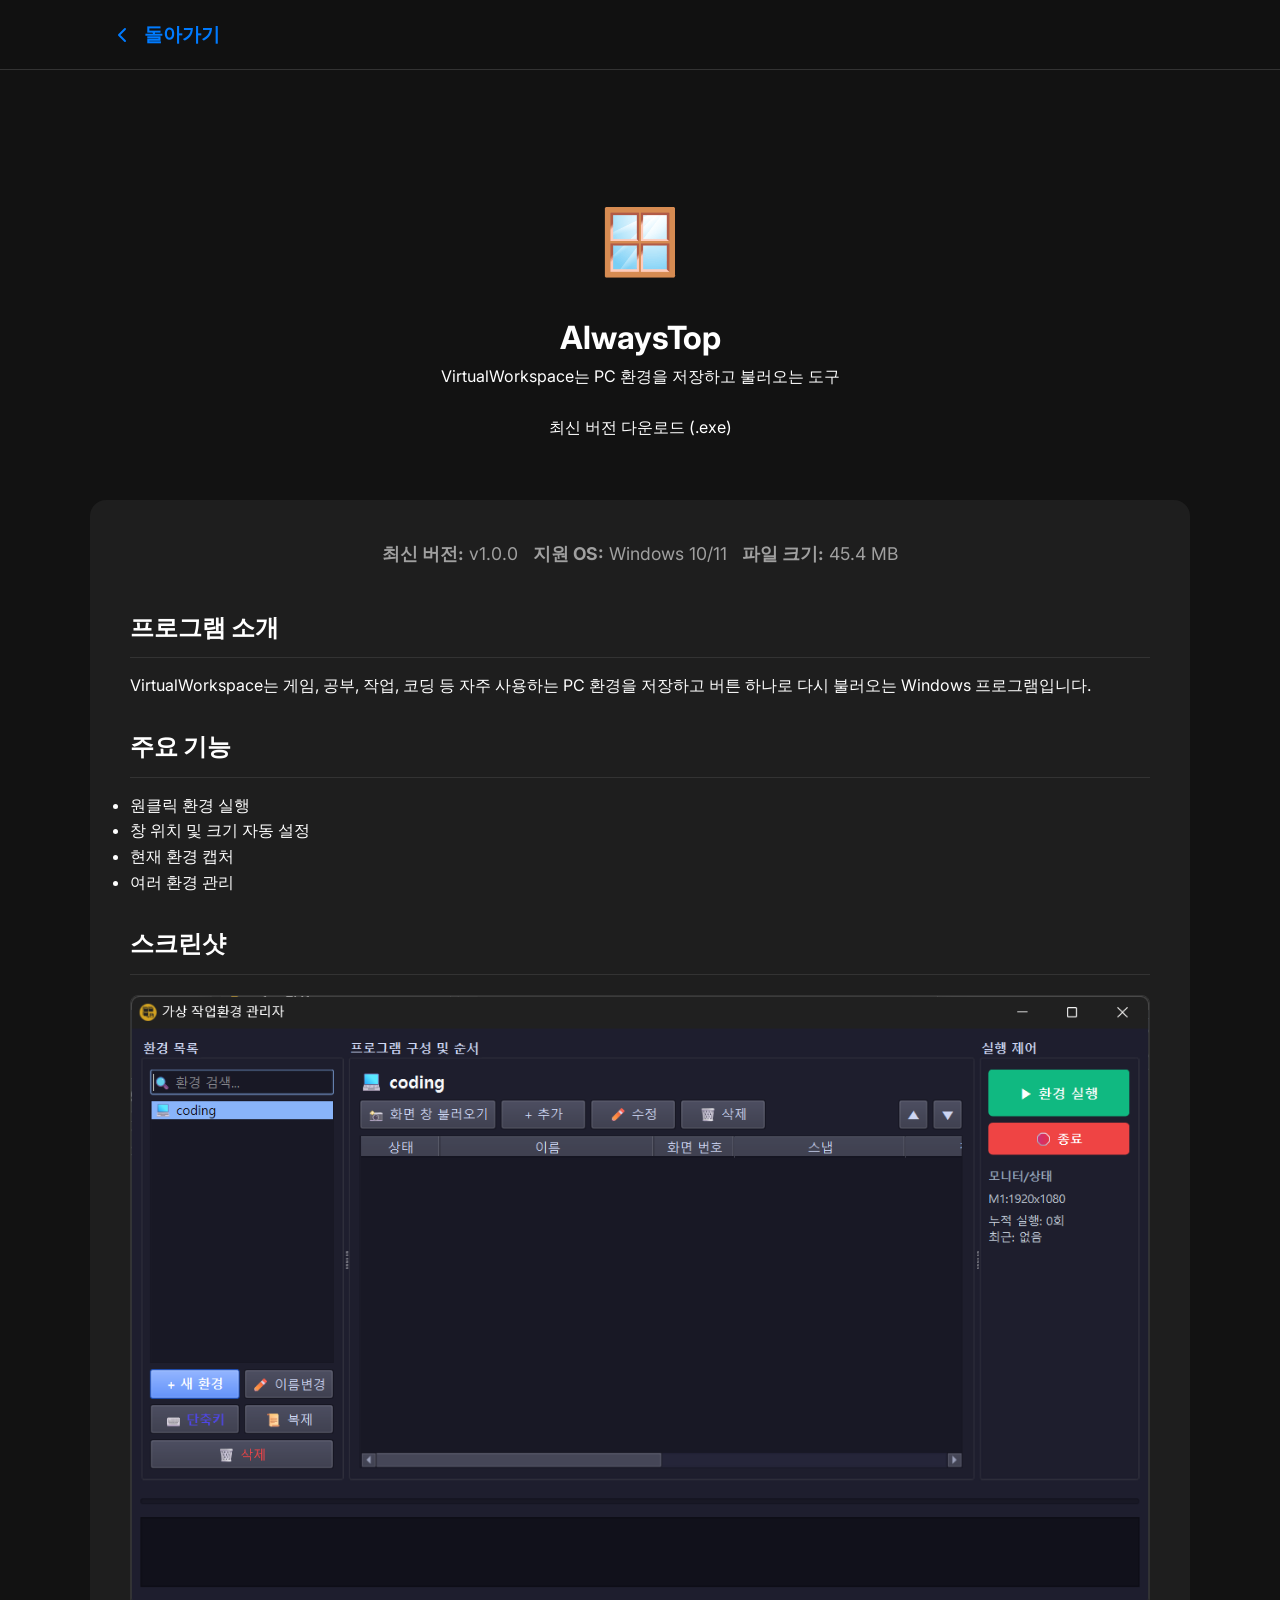
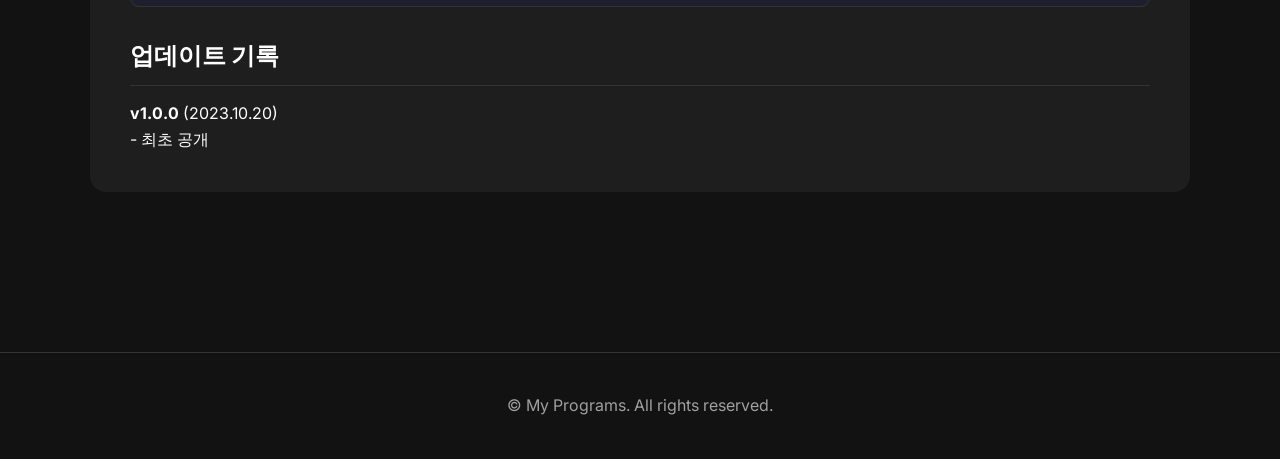
<file: programs/VirtualWorkspace.html>
<!DOCTYPE html>
<html lang="ko">
<head>
    <meta charset="UTF-8">
    <meta name="viewport" content="width=device-width, initial-scale=1.0">
    <title>VirtualWorkspace - My Programs</title>
    <link rel="stylesheet" href="../css/style.css">
    <link href="https://fonts.googleapis.com/css2?family=Inter:wght@400;600;800&display=swap" rel="stylesheet">
</head>
<body>
    <nav class="navbar">
        <div class="container">
            <a href="../index.html" class="logo">
                <svg width="24" height="24" viewBox="0 0 24 24" fill="none" stroke="currentColor" stroke-width="2" stroke-linecap="round" stroke-linejoin="round"><polyline points="15 18 9 12 15 6"></polyline></svg>
                <span>돌아가기</span>
            </a>
        </div>
    </nav>

    <div class="container section fade-in">
        <header class="detail-header">
            <div class="detail-icon">🪟</div>
            <h1>AlwaysTop</h1>
            <p>VirtualWorkspace는 PC 환경을 저장하고 불러오는 도구</p>
            <br>
            <a href="https://github.com/woodong4600/VirtualWorkspace/raw/refs/heads/main/VirtualWorkspaceSetup.exe">최신 버전 다운로드 (.exe)</a>
        </header>

        <main class="detail-content">
            <div class="card-meta" style="justify-content: center; font-size: 1.1rem; margin-bottom: 40px;">
                <span><strong>최신 버전:</strong> v1.0.0</span>
                <span><strong>지원 OS:</strong> Windows 10/11</span>
                <span><strong>파일 크기:</strong> 45.4 MB</span>
            </div>

            <h2>프로그램 소개</h2>
            <p>VirtualWorkspace는 게임, 공부, 작업, 코딩 등 자주 사용하는 PC 환경을 저장하고 버튼 하나로 다시 불러오는 Windows 프로그램​입니다.</p>

            <h2>주요 기능</h2>
            <ul>
                <li>원클릭 환경 실행</li>
                <li>창 위치 및 크기 자동 설정</li>
                <li>현재 환경 캡처</li>
                <li>여러 환경 관리</li>
            </ul>

            <h2>스크린샷</h2>
            <div class="screenshot-grid">
                <!-- 이미지 파일이 있다면 assets/screenshots/ 에 넣고 연결하세요 -->
                <img src="../assets\screenshots\VirtualWorkspace\스크린샷 2026-09-24 154029.png" alt="메인 화면 스크린샷">
            </div>

            <h2>업데이트 기록</h2>
            <p><strong>v1.0.0</strong> (2023.10.20)<br>- 최초 공개</p>
        </main>
    </div>

    <footer class="footer">
        <div class="container">
            <p>&copy; My Programs. All rights reserved.</p>
        </div>
    </footer>
</body>
</html>
</file>
<file: css/style.css>
/* 기본 변수 및 초기화 */
:root {
    --bg-color: #121212;
    --card-bg: #1e1e1e;
    --primary-color: #007bff;
    --primary-hover: #0056b3;
    --text-main: #ffffff;
    --text-muted: #a0a0a0;
    --border-color: #333;
    --transition: all 0.3s ease;
}

* {
    margin: 0;
    padding: 0;
    box-sizing: border-box;
}

body {
    background-color: var(--bg-color);
    color: var(--text-main);
    font-family: 'Inter', -apple-system, BlinkMacSystemFont, "Segoe UI", Roboto, sans-serif;
    line-height: 1.6;
    scroll-behavior: smooth;
}

.container {
    max-width: 1100px;
    margin: 0 auto;
    padding: 0 20px;
}

a {
    text-decoration: none;
    color: inherit;
}

/* 네비게이션 */
.navbar {
    height: 70px;
    display: flex;
    align-items: center;
    background: rgba(18, 18, 18, 0.8);
    backdrop-filter: blur(10px);
    position: sticky;
    top: 0;
    z-index: 1000;
    border-bottom: 1px solid var(--border-color);
}

.navbar .container {
    display: flex;
    justify-content: space-between;
    align-items: center;
    width: 100%;
}

.logo {
    display: flex;
    align-items: center;
    gap: 10px;
    font-weight: 800;
    font-size: 1.2rem;
    color: var(--primary-color);
}

.nav-links {
    display: flex;
    gap: 20px;
}

.nav-links a:hover {
    color: var(--primary-color);
}

/* Hero 영역 */
.hero {
    padding: 100px 0;
    text-align: center;
    background: radial-gradient(circle at center, #1e1e1e 0%, #121212 100%);
}

.hero h1 {
    font-size: 3rem;
    margin-bottom: 20px;
    line-height: 1.2;
}

.hero p {
    color: var(--text-muted);
    font-size: 1.2rem;
    margin-bottom: 30px;
}

/* 버튼 스타일 */
.btn {
    display: inline-block;
    padding: 12px 24px;
    border-radius: 8px;
    font-weight: 600;
    cursor: pointer;
    transition: var(--transition);
    border: none;
}

.btn-primary {
    background-color: var(--primary-color);
    color: white;
}

.btn-primary:hover {
    background-color: var(--primary-hover);
    transform: translateY(-2px);
}

.btn-outline {
    background-color: transparent;
    border: 1px solid var(--border-color);
    color: var(--text-main);
}

.btn-outline:hover {
    background-color: var(--border-color);
}

/* 컨트롤 (검색/필터) */
.section {
    padding: 60px 0;
}

.controls {
    margin-bottom: 40px;
    display: flex;
    flex-direction: column;
    gap: 20px;
    align-items: center;
}

.search-box {
    width: 100%;
    max-width: 500px;
}

.search-box input {
    width: 100%;
    padding: 15px 20px;
    background: var(--card-bg);
    border: 1px solid var(--border-color);
    border-radius: 12px;
    color: white;
    font-size: 1rem;
}

.filter-group {
    display: flex;
    gap: 10px;
    flex-wrap: wrap;
    justify-content: center;
}

.filter-btn {
    background: var(--card-bg);
    border: 1px solid var(--border-color);
    color: var(--text-muted);
    padding: 8px 18px;
    border-radius: 20px;
    cursor: pointer;
    transition: var(--transition);
}

.filter-btn.active, .filter-btn:hover {
    background: var(--primary-color);
    color: white;
    border-color: var(--primary-color);
}

/* 프로그램 카드 */
.program-grid {
    display: grid;
    grid-template-columns: repeat(auto-fill, minmax(320px, 1fr));
    gap: 25px;
}

.card {
    background: var(--card-bg);
    border-radius: 16px;
    padding: 30px;
    border: 1px solid var(--border-color);
    transition: var(--transition);
    display: flex;
    flex-direction: column;
}

.card:hover {
    transform: translateY(-10px);
    border-color: var(--primary-color);
    box-shadow: 0 10px 30px rgba(0,0,0,0.5);
}

.card-icon {
    font-size: 40px;
    margin-bottom: 20px;
}

.card-title {
    font-size: 1.4rem;
    margin-bottom: 10px;
}

.card-desc {
    color: var(--text-muted);
    font-size: 0.95rem;
    margin-bottom: 20px;
    flex-grow: 1;
}

.card-meta {
    font-size: 0.85rem;
    color: var(--text-muted);
    margin-bottom: 20px;
    display: flex;
    gap: 15px;
}

.card-btns {
    display: grid;
    grid-template-columns: 1fr 1fr;
    gap: 10px;
}

.card-btns .btn {
    text-align: center;
    padding: 10px;
    font-size: 0.9rem;
}

/* 상세 페이지 전용 스타일 */
.detail-header {
    text-align: center;
    padding: 60px 0;
}

.detail-icon { font-size: 64px; margin-bottom: 20px; }
.detail-content {
    background: var(--card-bg);
    padding: 40px;
    border-radius: 16px;
    margin-bottom: 40px;
}

.detail-content h2 {
    margin: 30px 0 15px 0;
    padding-bottom: 10px;
    border-bottom: 1px solid var(--border-color);
}

.screenshot-grid {
    display: grid;
    grid-template-columns: repeat(auto-fit, minmax(250px, 1fr));
    gap: 20px;
    margin-top: 20px;
}

.screenshot-grid img {
    width: 100%;
    border-radius: 8px;
    border: 1px solid var(--border-color);
}

/* 푸터 */
.footer {
    padding: 40px 0;
    text-align: center;
    color: var(--text-muted);
    border-top: 1px solid var(--border-color);
    margin-top: 60px;
}

/* 애니메이션 */
.fade-in {
    opacity: 0;
    animation: fadeIn 0.8s ease forwards;
}

.delay-1 { animation-delay: 0.2s; }
.delay-2 { animation-delay: 0.4s; }

@keyframes fadeIn {
    from { opacity: 0; transform: translateY(20px); }
    to { opacity: 1; transform: translateY(0); }
}

.hidden { display: none; }
.no-results { text-align: center; padding: 40px; color: var(--text-muted); }

/* 반응형 */
@media (max-width: 768px) {
    .hero h1 { font-size: 2rem; }
    .program-grid { grid-template-columns: 1fr; }
}
</file>
